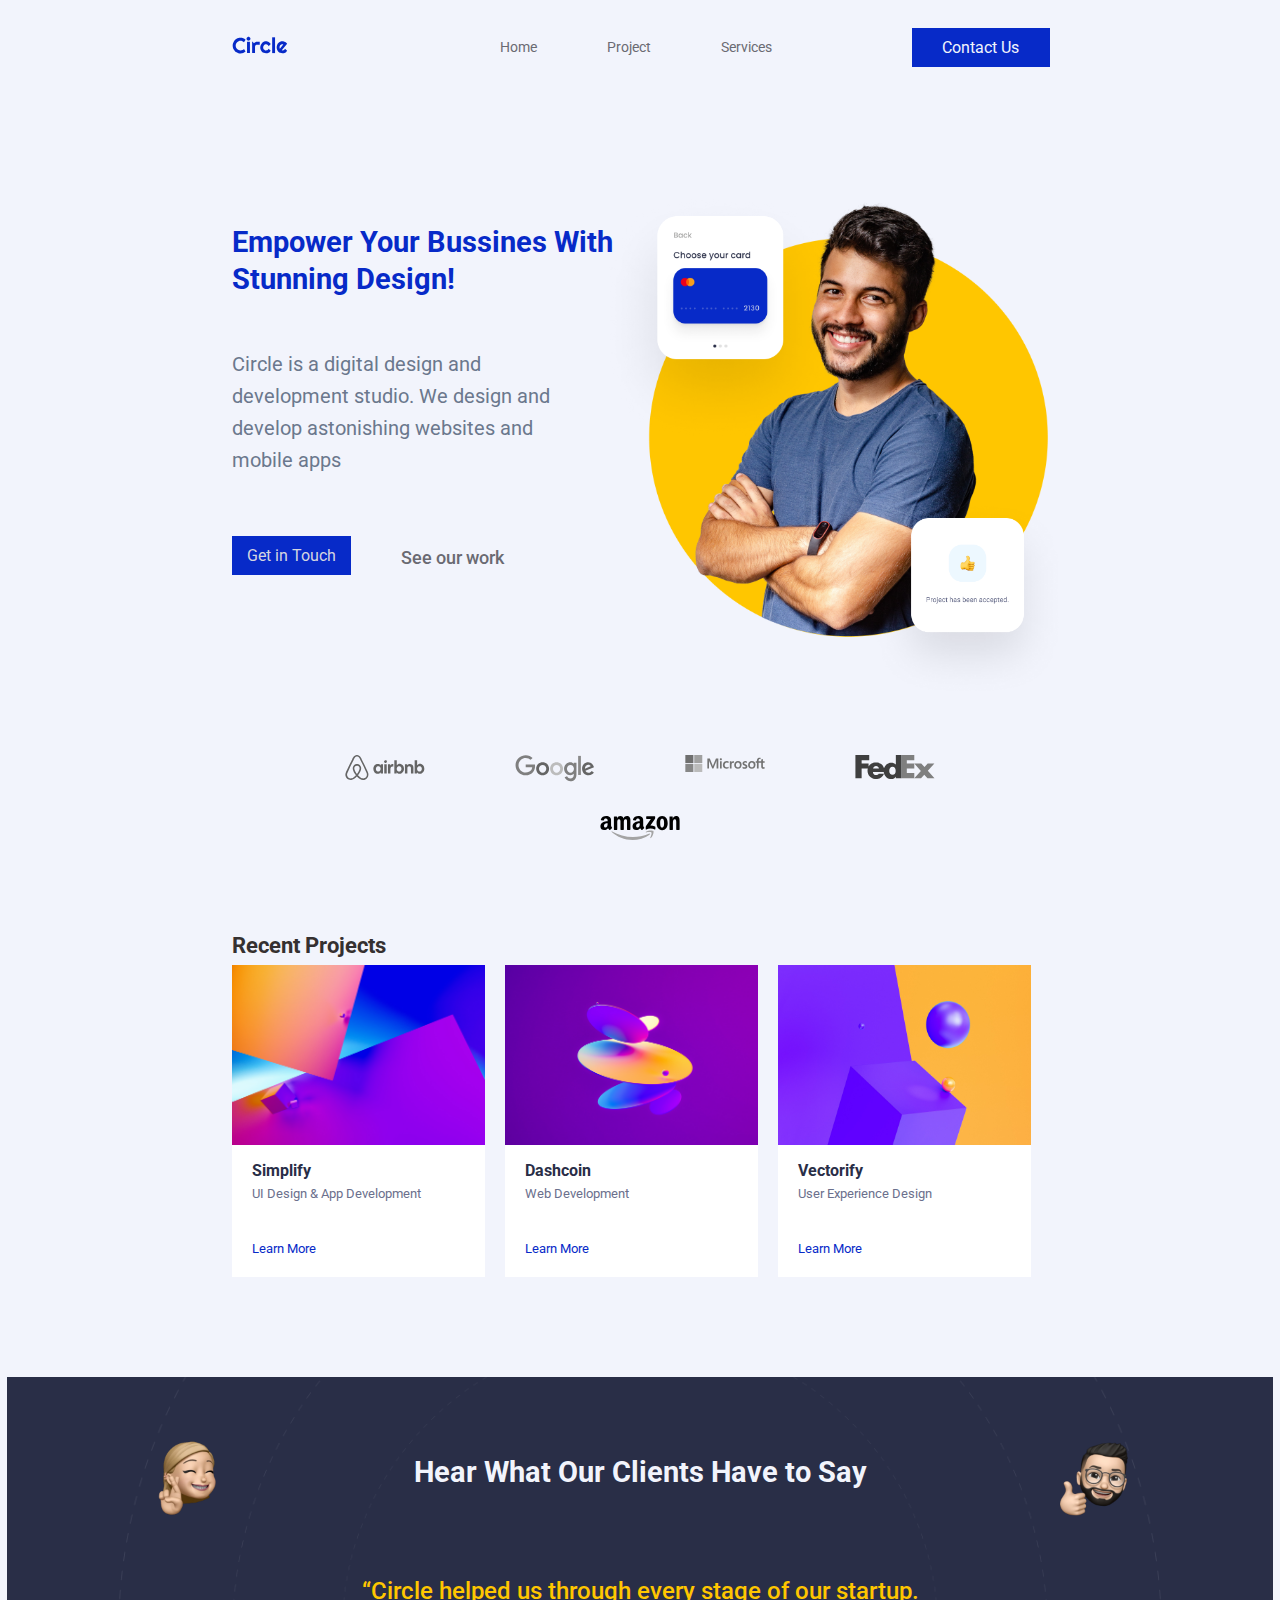
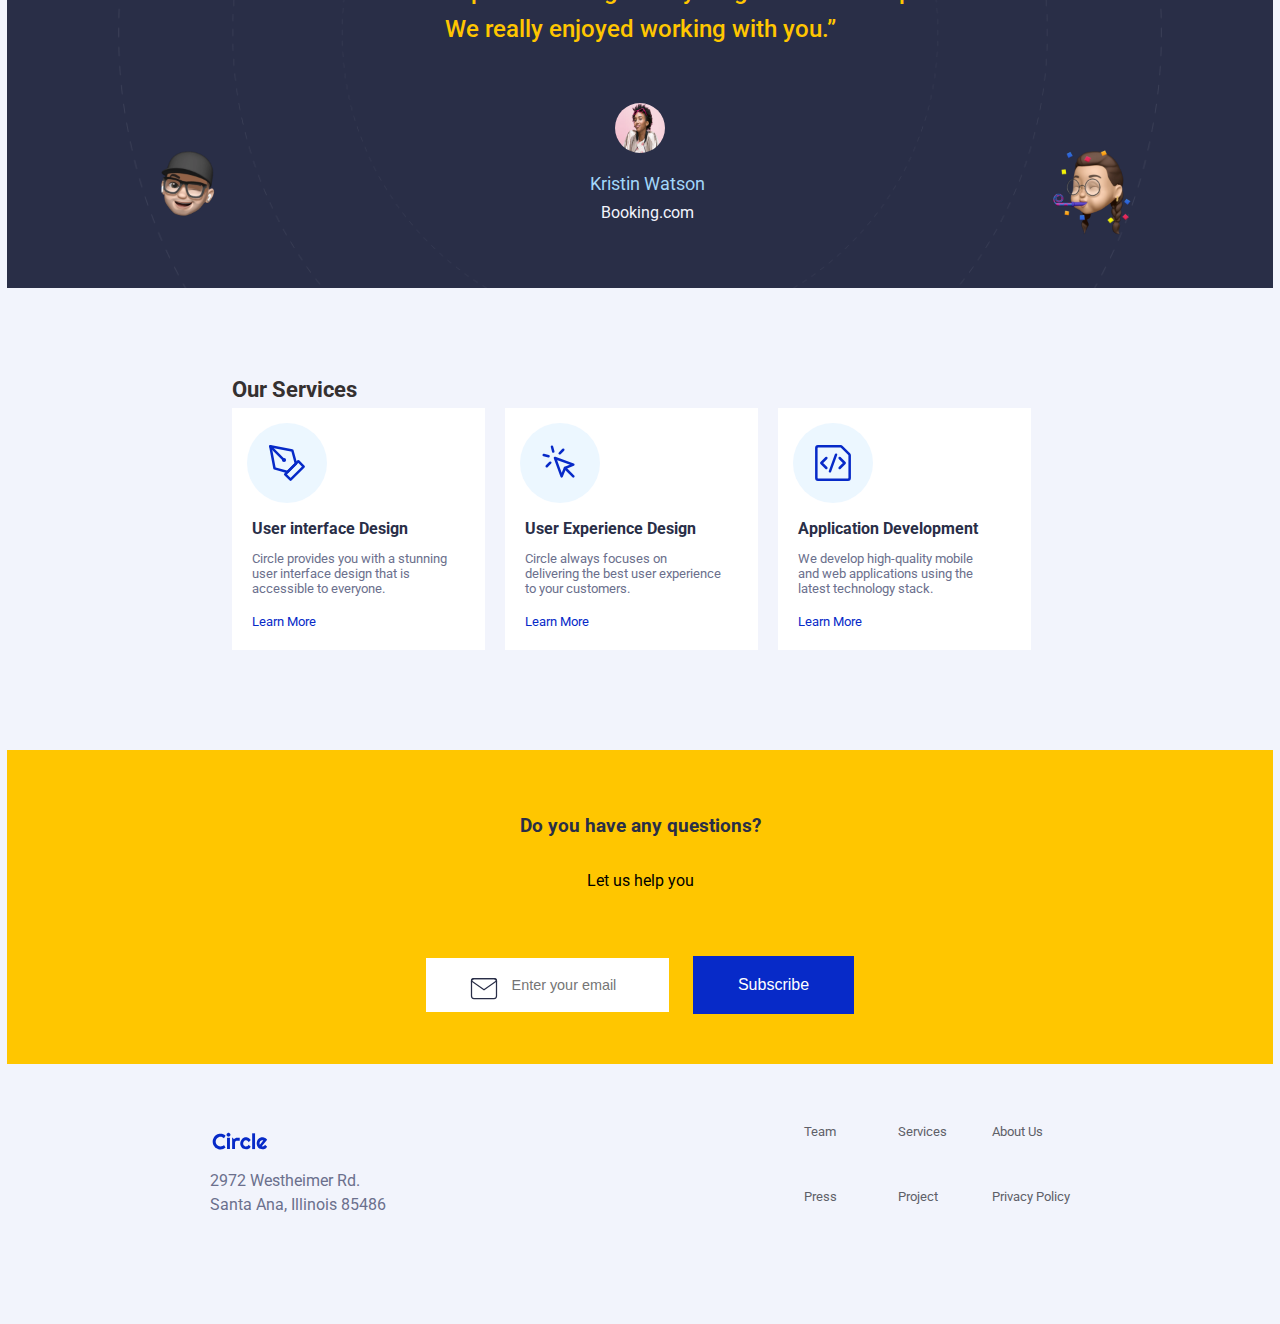
<file: index.html>
<!DOCTYPE html>
<html lang="en">

<head>
  <meta charset="utf-8" />
  <meta http-equiv="X-UA-Compatible" content="IE=edge">
  <meta name="viewport" content="width=device-width, initial-scale=1.0">
  <link rel="stylesheet" href="./css/style.css" />
  <link rel="preconnect" href="https://fonts.googleapis.com">
  <link rel="preconnect" href="https://fonts.gstatic.com" crossorigin>
  <link href="https://fonts.googleapis.com/css2?family=Roboto:wght@500&display=swap" rel="stylesheet">
  <title>Mid Term Project</title>
</head>

<body>

  <!-- NAVBAR -->
  <header>
    <div class="logoCircle">
      <img src="/images/logos/circle.svg" alt="Logo Circle">
    </div>
    <nav id="nav-bar">
      <ul class="navMenu">
        <li class="menu">
          <a href="/">Home</a>
        </li>
        <li class="menu">
          <a href="/project.html">Project</a>
        </li>
        <li class="menu">
          <a href="#ourServices">Services</a>
        </li>
      </ul>
    </nav>
    <a href="/contactUs.html" class="contactUs">Contact Us</a>
  </header>
  <!-- NAVBAR -->
  <!-- MAIN CONTAINER ini-->
  <main>
    <!-- HERO SECTION -->
    <section class="heroSection">
      <div class="heroContainer">
        <div class="heroTitle">
          <h1>Empower Your Bussines With Stunning Design!</h1>
          <div class="heroParagraph">
            <p>
              Circle is a digital design and development
              studio. We design and develop astonishing
              websites and mobile apps
            </p>
          </div>
          <div class="meetUs">
            <a href="/contactUs.html" class="getInTouchButton">Get in Touch</a>
            <a href="/project.html" class="seeOurWorkButton">See our work</a>
          </div>
        </div>
        <div class="heroImagesSection">
          <img src="./images/hero-section/card-1.png" alt="choose your credit image" class="card1" />
          <img src="./images/hero-section/hero-image.png" alt="hero image" class="heroImage" />
          <img src="./images/hero-section/card-2.png" alt="like image" class="card2" />
        </div>
      </div>
    </section>
    <!-- HERO SECTION -->
    <!-- CLIENT SECTION -->
    <section class="clientSection">

      <div class="clientLogo">
        <div class="logosContainer">
          <div>
            <img src="./images/logos/airbnb-logo.svg" alt="airbnb logo" />
          </div>
          <div>
            <img src="./images/logos/google-logo.svg" alt="google logo" />
          </div>
          <div>
            <img src="./images/logos/microsoft-logo.svg" alt="microsoft logo" />
          </div>
          <div>
            <img src="./images/logos/fedex-logo.svg" alt="fedex logo" />
          </div>
          <div>
            <img src="./images/logos/amazon-logo.svg" class="amazon" alt="amazon logo" />
          </div>
        </div>
      </div>
    </section>
    <!-- CLIENT SECTION -->
    <!-- PROJECT SECTION -->

    <section class="projectSection">
      <h2>Recent Projects</h2>
      <div class="articlesContainer">
        <article class="articleDetails">
          <img src="./images/projects-section/1.jpg" alt="" class="styleImg">
          <div class="boxInfo">
            <h3 class="textH3">Simplify</h3>
            <div class="paragrahP">
              <p>UI Design & App Development</p>
            </div>
            <a class="learnMore" href="/project.html">Learn More </a>
          </div>
        </article>
        <article class="articleDetails">
          <img src="./images/projects-section/2.jpg" alt="" class="styleImg">
          <div class="boxInfo">
            <h3 class="textH3">Dashcoin</h3>
            <div class="paragrahP">
              <p>Web Development</p>
            </div>
            <a class="learnMore" href="/project.html">Learn More </a>
          </div>
        </article>
        <article class="articleDetails">
          <img src="./images/projects-section/3.jpg" alt="" class="styleImg">
          <div class="boxInfo">
            <h3 class="textH3">Vectorify</h3>
            <div class="paragrahP">
              <p>User Experience Design</p>
            </div>
            <a class="learnMore" href="/project.html">Learn More </a>
          </div>
        </article>
      </div>
    </section>

    <!-- PROJECT SECTION -->
    <!-- TESTIMONIAL SECTION  -->

    <section class="testimonialSection">
      <article class="testimonialContainer">

        <img src="./images/testimonial-section/memoji-1.png" alt="" class="emoji1">
        <img src="./images/testimonial-section/memoji-2.png" alt="" class="emoji2">
        <img src="./images/testimonial-section/memoji-3.png" alt="" class="emoji3">
        <img src="./images/testimonial-section/memoji-4.png" alt="" class="emoji4">

        <h2 class="opinions">
          Hear What Our Clients Have to Say
        </h2>
        <div class="opinionClient">
          <p>“Circle helped us through every stage of our startup. We really enjoyed working with you.”</p>
        </div>
        <div class="clientId">
          <img src="./images/testimonial-section/profile.png" alt="" class="client">
          <div class="textH4">
            <div class="watson">
              <p>Kristin Watson</p>
            </div>
            <div class="booking">
              <p>Booking.com</p>
            </div>
          </div>
        </div>
      </article>  
         <div id="ourServices"></div> 
      <!-- <a name="Our Services"></a> -->
    </section>

    <!-- TESTIMONIAL SECTION  -->
    <!-- SERVICES SECTION -->

    <section class="projectSection">
      <h2>Our Services</h2>
      <div class="articlesContainer">
        <article class="articleDetails">
          <div class="iconServices1"></div>
          <div class="boxInfo">
            <h3 class="textH3">User interface Design</h3>
            <div class="paragrahk">
              <p>Circle provides you with a stunning user interface design that is accessible to everyone.</p>
            </div>
            <a class="learnMore" href="/contactUs.html">Learn More </a>
          </div>
        </article>
        <article class="articleDetails">
          <div class="iconServices2"></div>
          <div class="boxInfo">
            <h3 class="textH3">User Experience Design</h3>
            <div class="paragrahk">
              <p>Circle always focuses on delivering the best user experience to your customers.</p>
            </div>
            <a class="learnMore" href="/contactUs.html">Learn More </a>
          </div>
        </article>
        <article class="articleDetails">
          <div class="iconServices3"></div>
          <div class="boxInfo">
            <h3 class="textH3">Application Development</h3>
            <div class="paragrahk">
              <p>We develop high-quality mobile and web applications using the latest technology stack.</p>
            </div>
            <a class="learnMore" href="/contactUs.html">Learn More </a>
          </div>
        </article>
      </div>
    </section>
    <!-- SERVICES SECTION end-->
    <!-- CTA SECTION ini-->
    <section class="ctaSection">
      <footer class="preFooterSection">
        <h2 class="anyQuestion">Do you have any questions?</h2>
        <p>Let us help you</p>
        <div class="formContainer">
          <form action="" class="content">
            <div class="enterEmail">
              <span class="envelop">
                <img src="./images/newsletter/icon/mail.svg" alt="" class="envelopIcon">
              </span>
              <input id="email" name="email" type="email" placeholder="Enter your email">
              <input id="submit" type="submit" value="Subscribe">
            </div>
          </form>
        </div>
      </footer>
    </section>
    <!-- CTA SECTION end-->
  </main>
  <!-- MAIN CONTAINER end-->
  <!-- FOOTER SECTION ini-->
  <footer class="footerSection">
    <section class="footerContainer">
      <article class="footerArticle">
        <img src="./images/logos/circle.svg" alt="Logo Circle">
        <address>2972 Westheimer Rd. <br> Santa Ana, Illinois 85486</address>
      </article>
     <article class="footerLinks">
      <a href="/comimngSoon.html">Team</a>
      <a href="/services.html">Services</a>
      <a href="/comimngSoon.html">About Us</a>
      <a href="/comimngSoon.html">Press</a>
      <a href="/project.html">Project</a>
      <a href="/comimngSoon.html">Privacy Policy</a>
    </article>
    </section>
  </footer>
    <!-- FOOTER SECTION end-->

  <!-- <script type="text/javascript" src="./js/index.js"></script> -->
</body>
</html>
</file>
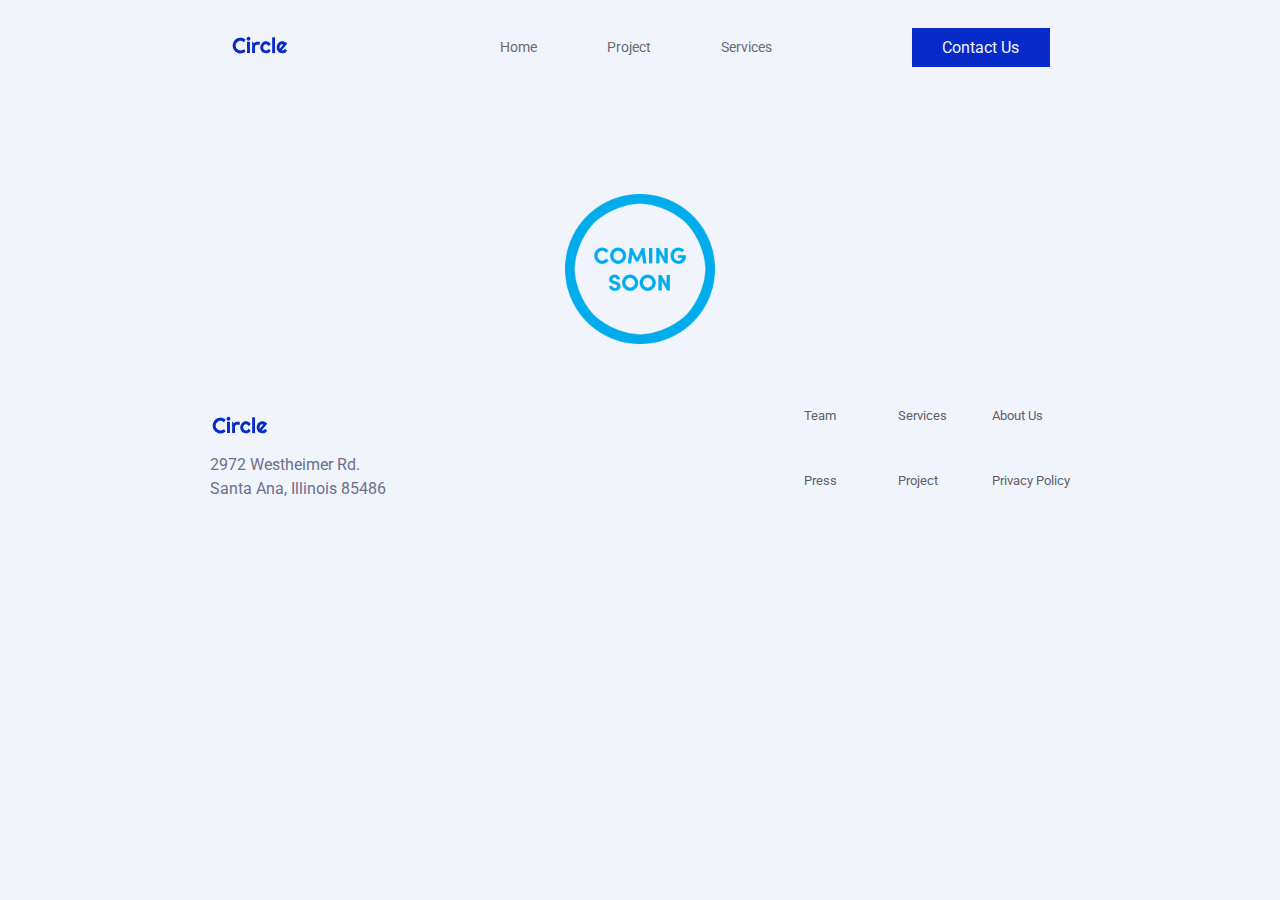
<file: comimngSoon.html>
<!DOCTYPE html>
<html lang="en">

<head>
  <meta charset="utf-8" />
  <meta http-equiv="X-UA-Compatible" content="IE=edge">
  <meta name="viewport" content="width=device-width, initial-scale=1.0">
  <link rel="stylesheet" href="./css/style.css" />
  <link rel="preconnect" href="https://fonts.googleapis.com">
  <link rel="preconnect" href="https://fonts.gstatic.com" crossorigin>
  <link href="https://fonts.googleapis.com/css2?family=Roboto:wght@500&display=swap" rel="stylesheet">
  <title>Mid Term Project</title>
</head>

<!-- NAVBAR -->
<header>
  <div class="logoCircle">
    <img src="/images/logos/circle.svg" alt="Logo Circle">
  </div>
  <nav id="nav-bar">
    <ul class="navMenu">
      <li class="menu">
        <a href="/">Home</a>
      </li>
      <li class="menu">
        <a href="/project.html">Project</a>
      </li>
      <li class="menu">
        <a href="/index.html#ourServices">Services</a>
      </li>
    </ul>
  </nav>
  <a href="/contactUs.html" class="contactUs">Contact Us</a>
</header>
<!-- NAVBAR -->

<main>
<div class="comingSoon">
  <img src="/images/coming-soon/R.png" alt="" class="comingSoonImg">
</div>
</main>

<!-- FOOTER SECTION ini-->
<footer class="footerSection">
  <section class="footerContainer">
    <article class="footerArticle">
      <img src="./images/logos/circle.svg" alt="Logo Circle">
      <address>2972 Westheimer Rd. <br> Santa Ana, Illinois 85486</address>
    </article>
    <article class="footerLinks">
      <a href="#">Team</a>
      <a href="/services.html">Services</a>
      <a href="#">About Us</a>
      <a href="#">Press</a>
      <a href="/project.html">Project</a>
      <a href="#">Privacy Policy</a>
    </article>
  </section>
</footer>
<!-- FOOTER SECTION end-->

</html>
</file>
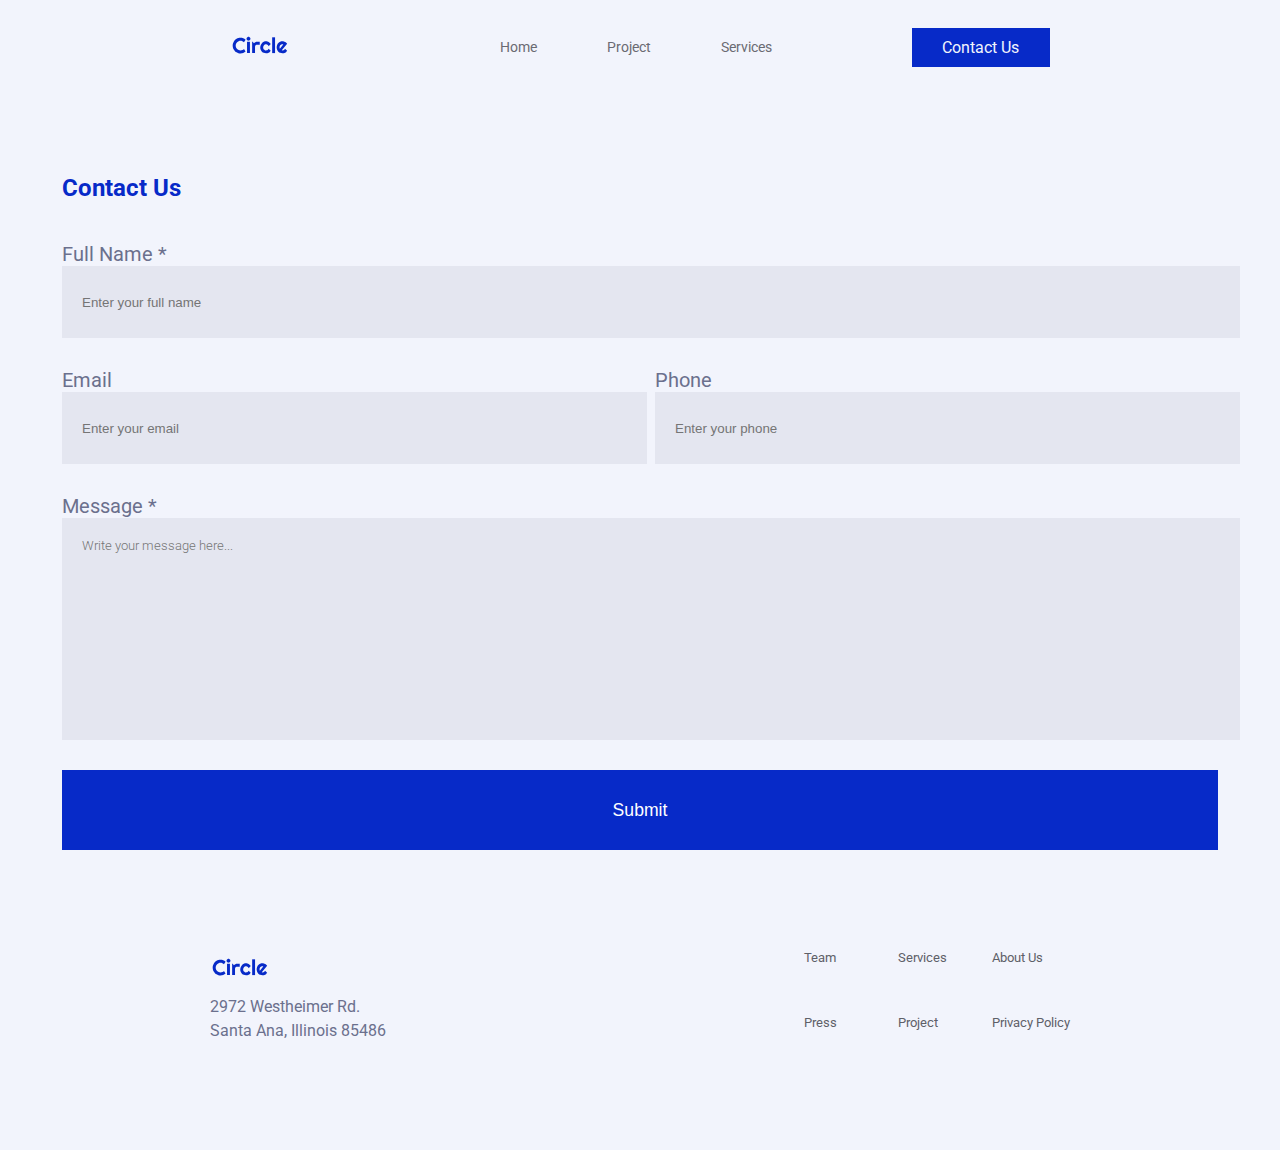
<file: contactUs.html>
<!DOCTYPE html>
<html lang="en">

<head>
  <meta charset="utf-8" />
  <meta http-equiv="X-UA-Compatible" content="IE=edge">
  <meta name="viewport" content="width=device-width, initial-scale=1.0">
  <link rel="stylesheet" href="./css/style.css" />
  <link rel="preconnect" href="https://fonts.googleapis.com">
  <link rel="preconnect" href="https://fonts.gstatic.com" crossorigin>
  <link href="https://fonts.googleapis.com/css2?family=Roboto:wght@500&display=swap" rel="stylesheet">
  <title>Mid Term Project</title>
</head>

<!-- NAVBAR -->
<header>
  <div class="logoCircle">
    <img src="/images/logos/circle.svg" alt="Logo Circle">
  </div>
  <nav id="nav-bar">
    <ul class="navMenu">
      <li class="menu">
        <a href="/">Home</a>
      </li>
      <li class="menu">
        <a href="/project.html">Project</a>
      </li>
      <li class="menu">
        <a href="/index.html#ourServices">Services</a>
      </li>
    </ul>
  </nav>
  <a href="/contactUs.html" class="contactUs">Contact Us</a>
</header>
<!-- NAVBAR -->
<!-- FORM -->

<main>
  <section class="contactUsSection2">
      <h1>Contact Us</h1>
      <div class="contactUsContainer">
          <form
              name="post_info-form"
              class="contactForm"
          >
              <div class="inputWraper name">
                  <label for="name" class="contactTitle"
                      >Full Name *
                  </label>
                  <input
                      type="text"
                      class="contactTextField"
                      maxlength="250"
                      name="name"
                      data-name="Name"
                      placeholder="Enter your full name"
                      required=""
                  />
              </div>
              <div class="inputWraper email">
                  <label for="email" class="contactTitle"
                      >Email</label
                  >
                  <input
                      type="email"
                      class="contactTextField"
                      maxlength="250"
                      name="email"
                      placeholder="Enter your email"
                  />
              </div>
              <div class="inputWrape phone">
                  <label for="phone" class="contactTitle"
                      >Phone</label
                  ><input
                      type="tel"
                      class="contactTextField"
                      maxlength="256"
                      name="phone"
                      data-name="Name 3"
                      placeholder="Enter your phone"
                      id="phone"
                  />
              </div>
              <div class="inputWraper message">
                  <label for="field" class="contactTitle"
                      >Message *</label
                  ><textarea
                      placeholder="Write your message here..."
                      maxlength="1000"
                      name="field"
                      required=""
                      data-name="field"
                      class="contactTextField textAreaField"
                  ></textarea>
              </div>

              <button
                  type="submit"
                  value=""
                  data-wait="Please wait..."
                  class="buttonForm"
                  type="submit"
              >
                  Submit
              </button>
          </form>
      </div>
  </section>
</main>





<!-- FORM -->
<!-- FOOTER SECTION ini-->
<footer class="footerSection">
  <section class="footerContainer">
    <article class="footerArticle">
      <img src="./images/logos/circle.svg" alt="Logo Circle">
      <address>2972 Westheimer Rd. <br> Santa Ana, Illinois 85486</address>
    </article>
    <article class="footerLinks">
      <a href="/comimngSoon.html">Team</a>
      <a href="/services.html">Services</a>
      <a href="/comimngSoon.html">About Us</a>
      <a href="/comimngSoon.html">Press</a>
      <a href="/project.html">Project</a>
      <a href="/comimngSoon.html">Privacy Policy</a>
    </article>
  </section>
</footer>
<!-- FOOTER SECTION end-->

</html>
</file>
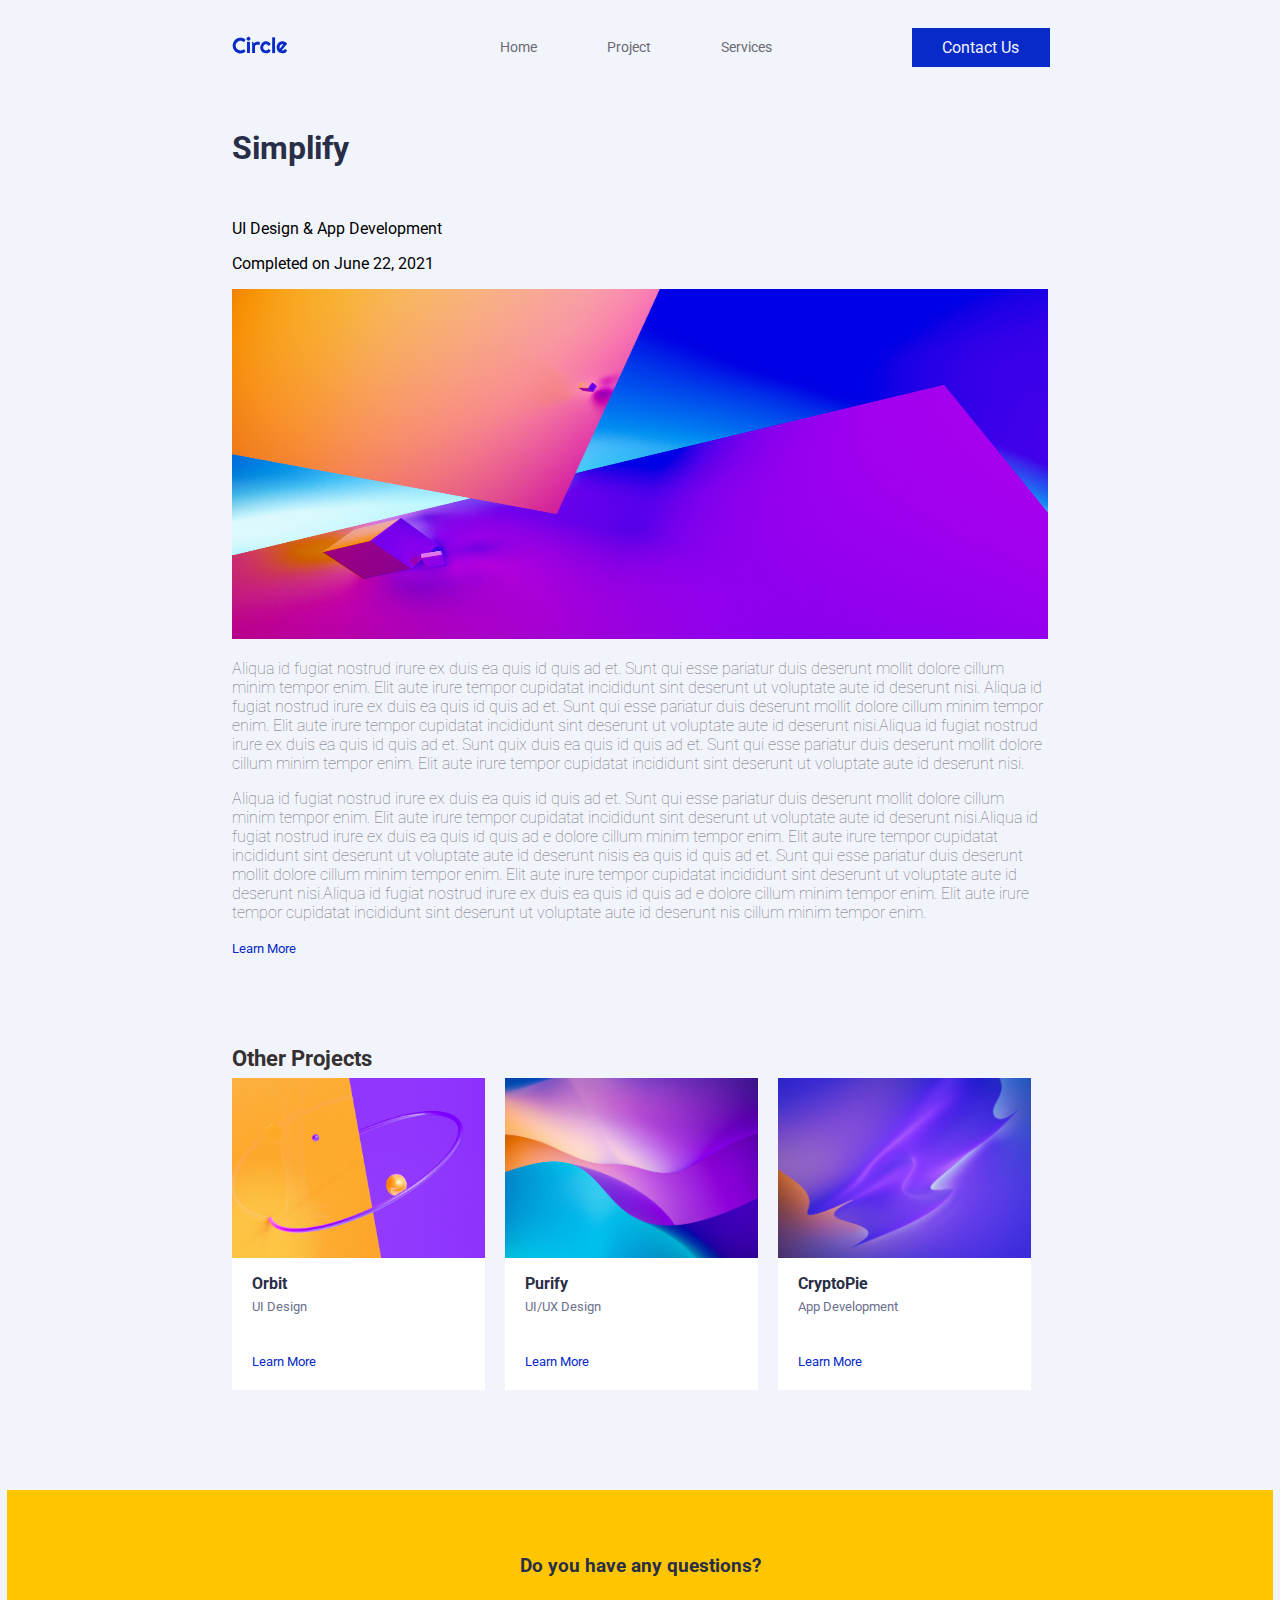
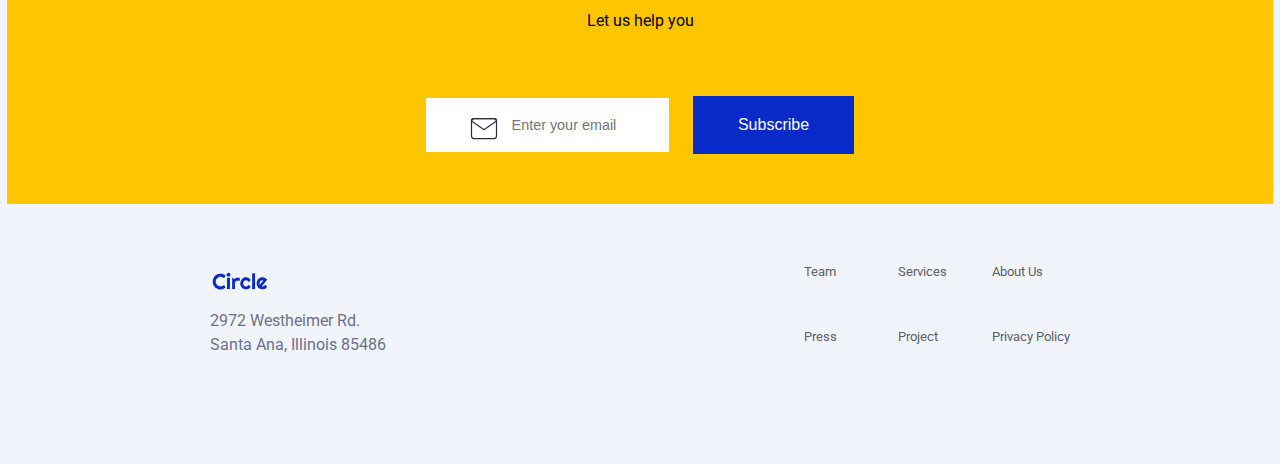
<file: project.html>
<!DOCTYPE html>
<html lang="en">

<head>
  <meta charset="utf-8" />
  <meta http-equiv="X-UA-Compatible" content="IE=edge">
  <meta name="viewport" content="width=device-width, initial-scale=1.0">
  <link rel="stylesheet" href="./css/style.css" />
  <link rel="preconnect" href="https://fonts.googleapis.com">
  <link rel="preconnect" href="https://fonts.gstatic.com" crossorigin>
  <link href="https://fonts.googleapis.com/css2?family=Roboto:wght@500&display=swap" rel="stylesheet">
  <title>Mid Term Project</title>
</head>

<body>
  <!-- NAVBAR -->
  <header>
    <div class="logoCircle">
      <img src="/images/logos/circle.svg" alt="Logo Circle">
    </div>
    <nav id="nav-bar">
      <ul class="navMenu">
        <li class="menu">
          <a href="/">Home</a>
        </li>
        <li class="menu">
          <a href="/project.html">Project</a>
        </li>
        <li class="menu">
          <a href="/index.html#ourServices">Services</a>
        </li>
      </ul>
    </nav>
    <a href="/contactUs.html" class="contactUs">Contact Us</a>
  </header>
  <!-- NAVBAR -->
  <main>
    <!-- PROJECT SECTION -->
    <section class="projectSectionHeader">
      <article class="articleDetailsProjects">
        <h1>Simplify</h1>
        <div>
          <p>UI Design & App Development</p>
          <p>Completed on June 22, 2021</p>
        </div>
        <div class="articlesContainerHeader">
          <div>
            <img src="./images/projects-section/1.jpg" alt="" class="styleImgHeader">
            <div class="boxInfoProjects">
              <div class="paragrahpX">
                <p>Aliqua id fugiat nostrud irure ex duis ea quis id quis ad et. Sunt qui esse pariatur duis deserunt
                  mollit dolore cillum minim tempor enim. Elit aute irure tempor cupidatat incididunt sint deserunt ut
                  voluptate aute id deserunt nisi. Aliqua id fugiat nostrud irure ex duis ea quis id quis ad et. Sunt
                  qui esse pariatur duis deserunt mollit dolore cillum minim tempor enim. Elit aute irure tempor
                  cupidatat incididunt sint deserunt ut voluptate aute id deserunt nisi.Aliqua id fugiat nostrud irure
                  ex duis ea quis id quis ad et. Sunt quix duis ea quis id quis ad et. Sunt qui esse pariatur duis
                  deserunt mollit dolore cillum minim tempor enim. Elit aute irure tempor cupidatat incididunt sint
                  deserunt ut voluptate aute id deserunt nisi.</p>
                <p>Aliqua id fugiat nostrud irure ex duis ea quis id quis ad et. Sunt qui esse pariatur duis deserunt
                  mollit dolore cillum minim tempor enim. Elit aute irure tempor cupidatat incididunt sint deserunt ut
                  voluptate aute id deserunt nisi.Aliqua id fugiat nostrud irure ex duis ea quis id quis ad e dolore
                  cillum minim tempor enim. Elit aute irure tempor cupidatat incididunt sint deserunt ut voluptate aute
                  id deserunt nisis ea quis id quis ad et. Sunt qui esse pariatur duis deserunt mollit dolore cillum
                  minim tempor enim. Elit aute irure tempor cupidatat incididunt sint deserunt ut voluptate aute id
                  deserunt nisi.Aliqua id fugiat nostrud irure ex duis ea quis id quis ad e dolore cillum minim tempor
                  enim. Elit aute irure tempor cupidatat incididunt sint deserunt ut voluptate aute id deserunt nis
                  cillum minim tempor enim.
              </div>
              <a class="learnMore" href="project.html">Learn More </a>
            </div>
      </article>
      </div>
    </section>

    <!-- PROJECT SECTION -->
    <!-- OTHER PROJECTS SECTION -->

    <section class="projectSection">
      <h2>Other Projects</h2>
      <div class="articlesContainer">
        <article class="articleDetails">
          <img src="./images/projects-section/4.jpg" alt="" class="styleImg">
          <div class="boxInfo">
            <h3 class="textH3">Orbit</h3>
            <div class="paragrahP">
              <p>UI Design</p>
            </div>
            <a class="learnMore" href="/contactUs.html">Learn More </a>
          </div>
        </article>
        <article class="articleDetails">
          <img src="./images/projects-section/5.jpg" alt="" class="styleImg">
          <div class="boxInfo">
            <h3 class="textH3">Purify</h3>
            <div class="paragrahP">
              <p>UI/UX Design</p>
            </div>
            <a class="learnMore" href="/contactUs.html">Learn More </a>
          </div>
        </article>
        <article class="articleDetails">
          <img src="./images/projects-section/6.jpg" alt="" class="styleImg">
          <div class="boxInfo">
            <h3 class="textH3">CryptoPie</h3>
            <div class="paragrahP">
              <p>App Development</p>
            </div>
            <a class="learnMore" href="/contactUs.html">Learn More </a>
          </div>
        </article>
      </div>
    </section>

    <!-- OTHER PROJECTS SECTION -->
    <!-- CTA SECTION ini-->
    <section class="ctaSection">
      <footer class="preFooterSection">
        <h2 class="anyQuestion">Do you have any questions?</h2>
        <p>Let us help you</p>
        <div class="formContainer">
          <form action="" class="content">
            <div class="enterEmail">
              <span class="envelop">
                <img src="./images/newsletter/icon/mail.svg" alt="" class="envelopIcon">
              </span>
              <input id="email" name="email" type="email" placeholder="Enter your email">
              <input id="submit" type="submit" value="Subscribe">
            </div>
          </form>
        </div>
      </footer>
    </section>
    <!-- CTA SECTION end-->
  </main>
  <!-- MAIN CONTAINER end-->
  <!-- FOOTER SECTION ini-->
  <footer class="footerSection">
    <section class="footerContainer">
      <article class="footerArticle">
        <img src="./images/logos/circle.svg" alt="Logo Circle">
        <address>2972 Westheimer Rd. <br> Santa Ana, Illinois 85486</address>
      </article>
      <article class="footerLinks">
        <a href="/comimngSoon.html">Team</a>
        <a href="/services.html">Services</a>
        <a href="/comimngSoon.html">About Us</a>
        <a href="/comimngSoon.html">Press</a>
        <a href="/project.html">Project</a>
        <a href="/comimngSoon.html">Privacy Policy</a>
      </article>
    </section>
  </footer>
  <!-- FOOTER SECTION end-->





  <script type="text/javascript" src="./js/index.js"></script>
</body>

</html>
</file>
<file: css/style.css>
/* ------- mobile ------- */
/* BODY */
body {
  margin: 0;
  padding: 0;
  font-family: "Roboto", sans-serif;
  background-color: #F2F4FC;
}

h1,
h2,
h3 {
  color: #072ac8;
}

/* HEADER     -- mobile --*/
header {
  display: flex;
  align-items: center;
  justify-content: space-between;
  padding: 20px 30px;
}

/* MAIN    -- mobile -- */

main {
  margin: 10px;
}


/* NAVBAR    -- mobile -- */
.logoCircle img {
  width: 60px;
  height: 18px;
  cursor: pointer;
}

.navMenu {
  display: flex;
  font-size: 14px;
  justify-content: right;
}

.navMenu li {
  list-style: none;
  display: inline-block;
  padding: 5px;
}

a {
  text-decoration: none;
  color: #6a6a72;

}

#nav-bar ul li a:hover {
  color: blue;
}

.contactUs {
  display: none;
}

.comingSoonImg {
  margin-top: 100px;
  width: 150px;
  height: auto;
}

.comingSoon {
  margin: auto;
  text-align: center;
}

/*    HERO SECTION  -- mobile --  */
.heroSection {
  padding: 0 30px;
}

.heroContainer {
  justify-content: center;
  align-items: center;
  display: flex;
  flex-direction: column;
}

.heroTitle {
  justify-content: center;
  align-items: center;
  display: flex;
  flex-direction: column;
  text-align: center;
}

.heroTitle h1 {
  text-align: center;
  line-height: 130%;
  margin: 20px 0 30px 0;
  font-weight: bold;
  font-size: 1.8em;
}

.heroParagraph {
  font-weight: 400;
  font-size: 1em;
  line-height: 160%;
  color: #6b788d;
  margin-bottom: 40px;
}

.meetUs {
  display: flex;
  flex-direction: column;
  justify-content: center;
  align-items: center;
}

.getInTouchButton {
  text-decoration: none;
  cursor: pointer;
  font-size: 1em;
  color: #d5d5e0;
  background-color: #072ac8;
  margin-bottom: 20px;
  padding: 15px 30px;
}

.seeOurWorkButton {
  font-size: 18px;
  font-weight: 500;
  color: #6a6a72;
  text-decoration: none;
}

.seeOurWorkButton:hover {
  color: #2d2d30;
}

.heroImage {
  width: 80vw;
  margin-top: 40px;
}

.card1 {
  display: none;
}

.card2 {
  display: none;
}

/*    CLIENT SECTION  -- mobile --  */
.clientSection {
  /* listo */
  margin-top: 50px;
}

.clientLogo {
  /* listo */
  filter: grayscale(1);
}

.logosContainer {
  /* listo */
  display: flex;
  flex-wrap: wrap;
  justify-content: center;
}

.logosContainer img {
  /* listo */
  width: 90px;
  height: auto;
  margin: 5px;
}

/* CLIENT SECTION      -- mobile --*/
/*      PROJECT SECTION    -- mobile --    */

.articleDetailsProjects{
  justify-content: flex-start;
  display: flex;
  flex-direction: column;
}

.articleDetailsProjects h1 {
  color: #292E47;
  font-size: 1.5em;

  line-height: 68px;
  margin-top: 20px;
}

.paragrahpX {
  color: #6a6a72;
  font-weight: 10;
}

.boxInfoProjects {
  margin-left: 0%;
}

.projectSectionHeader {
width: 100%;
}

.styleImgHeader {
  width: 100%;
  height: 150px;
}

/*--------*/
.projectSection {
  margin-top: 70px;
}



.projectSection h2 {
  color: #353030;
  text-align: left;
  font-size: 1.4em;
  line-height: 2px;
}

.articlesContainer {
  display: grid;
  grid-auto-flow: row;
  grid-template-columns: auto;
  grid-column-gap: 40px;
  grid-row-gap: 16px;
  text-align: left;
}

.articleDetails {
  width: auto;
  background-color: #ffffff;
}

.styleImg { /* listo */
  line-height: normal;
  width: 100%;
  vertical-align: middle;
  display: inline-block;
}

.boxInfo { /* listo */
  color: #6b708d;
  margin-left: 20px;
  margin-bottom: 20px;
}

.textH3 { /* listo */
  color: #292E47;
  font-size: 1em;
  margin-bottom: 10px;
}

.paragrahP { 
  font-size: small;
  line-height: 2px;
  height: 45px;
}

.learnMore {
  text-decoration: none;
  color: #072AC8;
}

/* PROJECT SECTION     -- mobile -- */
/* TESTIMONIAL SECTION     -- mobile -- */

.testimonialSection {
  margin-top: 100px;
  position: relative;
}

.emoji1 {
  width: 60px;
  height: auto;
  display: block;
  position: absolute;
  left: 0%;
  top: 0%;
 }

 .emoji2 {
  width: 60px;
  height: auto;
  display: block;
  position: absolute;
  left: 0%;
  bottom: 0%;
 }

 .emoji3 {
  width: 60px;
  height: auto;
  display: block;
  position: absolute;
  right: 0%;
  top: 0%;
 }

 .emoji4 {
  width: 60px;
  height: auto;
  display: block;
  position: absolute;
  right: 0%;
  bottom: 0%;
 }

.client {
  width: 50px;
  height: 50px;
  border-radius: 50%;
}

.testimonialSection {
  margin-bottom: 100px;
}

.testimonialContainer {
  padding: 50px 30px;
  background-color: #292E47;
  background-image: url("../images/testimonial-section/orbit.png");
  background-position: center;
  background-size: cover;
  display: flex;
  text-align: center;
  align-items: center;
  justify-content: center;
  flex-direction: column;
}

.opinions {
  color: #f2f4fc;
  font-size: 1.8em;
  line-height: 1.5em;
}

.opinionClient {
  max-width: 560px;
  color: #FFC600;
  margin-right: auto;
  margin-left: auto;
  text-align: center;
  font-weight: 500;
  margin-top: 30px;
  font-size: 24px;
  line-height: 160%;
}

.clientId {
  display: table-row;
  align-items: center;
  margin-top: 30px;
}

.textH4 {
  margin-left: 15px;
  text-align: start;
  display: flex;
  flex-direction: column;
}

.watson {
  height: 30px;
  color: #a2d6f9;
  font-size: 1.1em;
}

.booking {
  text-align: center;
  color: #f2f4fc;
}

/* TESTIMONIAL SECTION end    -- mobile -- */
/* SERVICES SECTION   ini  -- mobile -- */

.iconServices1 {
  background-image: url(../images/services-section/icons/1.svg);
  background-position: 50% 50%;
  background-size: auto;
  background-repeat: no-repeat;
  width: 80px;
  height: 80px;
  border-radius: 50px;
  background-color: #ecf7ff;
  margin-top: 15px;
  margin-left: 15px;
  padding-bottom: 0px;
}

.iconServices2 {
  background-image: url(../images/services-section/icons/2.svg);
  background-position: 50% 50%;
  background-size: auto;
  background-repeat: no-repeat;
  width: 80px;
  height: 80px;
  border-radius: 50px;
  background-color: #ecf7ff;
  margin-top: 15px;
  margin-left: 15px;
  padding-bottom: 0px;
}

.iconServices3 {
  background-image: url(../images/services-section/icons/3.svg);
  background-position: 50% 50%;
  background-size: auto;
  background-repeat: no-repeat;
  width: 80px;
  height: 80px;
  border-radius: 50px;
  background-color: #ecf7ff;
  margin-top: 15px;
  margin-left: 15px;
  padding-bottom: 0px;
}

.paragrahk {
  font-size: small;
  height: 45px; 
}
/* SERVICES SECTION    end -- mobile -- */
/* CTA SECTION    ini -- mobile -- */

.ctaSection {
  margin-left: -25px;
  margin-right: -25px;
  margin-top: 100px;
}

 .preFooterSection {
  background-color: #FFC600;
  display: flex;
  flex-direction: column;
  text-align: center;
  justify-content: center;
  align-items: center;
  padding: 50px 30px;
 }

 .anyQuestion {
  color: #292E47;
  margin-bottom: 20px;
  font-size: 1.5em;
  line-height: 1em;
}

.footerSection p {
  color: #3c3f52;
  font-size: 1.2em;
  line-height: 20px;
}

.formContainer {
  display: flex;
  justify-content: center;
  margin-top: 50px;
}

.content {
  display: flex;
  flex-direction: column;
  align-content: center;
  justify-content: center;
}

.enterEmail {
  position: relative;
}

.envelopIcon {
  width: 30px;
  height: 30px;
  position: absolute;
  left: 20%;
  top: 10%;
  right: auto;
  bottom: auto;
}

#email {
  line-height: 1.5em;
  height: 30px;
  padding: 12px 12px 12px 45px;
  text-align: center;
  font-size: 0.9em;
  border: none;
}

#submit {
  margin-top: 20px;
  color: #ffffff;
  background-color: #072AC8;
  padding: 20px 45px;
  font-weight: 500;
  border: none;
  font-size: 1em;
}

#submit:hover {
  background-color: #455497;
}
/* CTA SECTION    end -- mobile -- */
/* FOOTER SECTION    ini -- mobile -- */
.footerSection {
  margin-top: 60px;
  padding: 0 30 100 30;
}

.footerContainer {
  display: flex;
  flex-direction: column;
  justify-content: center;
  align-items: center;
  text-align: center;
}

.footerArticle img{
  margin-bottom: 15px;
  width: 60px;
  height: 18px;
  cursor: pointer;
}

.footerArticle address {
  color: #6b708d;
  font-size: 1em;
  line-height: 24px;
  font-style: normal;
}

.footerLinks {
  font-size: small;
  display: grid;
  grid-auto-columns: 1fr;
  grid-column-gap: 16px;
  grid-row-gap: 16px;
  grid-template-columns: 1fr 1fr 1fr;
  grid-template-rows: auto;
  margin-top: 30px;  
  margin-bottom: 20px;
}

.footerLinks a {
  text-decoration: none;
  color: #5e6068;
}

.footerLinks a:hover {
  text-decoration: none;
  color: #292E47;
}

/* FOOTER SECTION    end -- mobile -- */
/* -----------------------------*/
/* -----------------------------*/
/* FORM HTML SECTION    ini -- mobile -- */

.contactUsContainer {
  width: 100%;
}


.contactUsSection2 {
  padding: 0 30px;
  margin: 80px 0 100px;
}

.contactUsSection2  h1 {
  font-size: 1.5em;
  margin: 50px 0 40px;
}

.contactForm h1{
  font-size: 2.5em;
  margin: 50px 0 40px;
}

.contactForm {
  display: grid;
  max-width: 100%;
  gap: 30px;
  grid-template-columns: 1fr;
  grid-template-areas:
      "name  "
      "email "
      "phone"
      "message "
      "btn ";
}

.name {
  grid-area: name;
}
.email {
  grid-area: email;
}
.phone {
  grid-area: phone;
}
.message {
  grid-area: message;
}

.inputWraper {
  display: flex;
  flex-direction: column;
}

.contactTitle {
  color: #6b708d;
  font-size: 1.25em;
  font-weight: 400;
}

.contactTextField {
  width: 100%;
  height: 70px;
  padding-left: 20px;
  border: none;
  background-color: rgba(107, 112, 141, 0.1);
}

.contactTextField:focus {
  outline: none;
  border: 1px solid #f2f4fc;
  box-shadow: 0 0 5px #6b708d;
}

.textAreaField {
  height: 200px;
  resize: none;
  padding-top: 20px;
}

.textAreaField::placeholder {
  font-family: "Roboto", sans-serif;
  font-weight: 300;
  /* padding-top: 30px; */
  /* text-indent: 20px; */
}

.buttonForm {
  background-color: #072ac8;
  height: 80px;
  padding: 15px 30px;
  font-size: 1.1em;
  color: #ffffff;
  cursor: pointer;
  border: 0;
  grid-area: btn;
}








/* FORM HTML SECTION    end -- mobile -- */
/* -----------------------------*/
/* -----------------------------*/
/*---------------------*/
/* --- media query --- */
/*---------------------*/
/*    SCREEN   @ */
@media (min-width: 1024px) {

  /*    HEADER   @ */
  header {
    /*    listo   @ */
    margin: 0 200px;
  }

  /*    NAVBAR   @ */
  #nav-bar {
    /*    listo   @ */
    position: static;
    display: flex;
    justify-content: space-evenly;
    align-items: center;
    background-color: #f2f4fc;
    top: 0;
    width: 100%;
    margin: auto;
    margin-left: 30px;
    transition: 0s;
    height: auto;
  }

  .navMenu {
    /*    listo   @ */
    display: flex;
    gap: 60px;
  }

  .menu {
    /*    listo   @ */
    margin: auto;

  }

  .contactUs {
    /*    listo   @ */
    display: block;
    transition: 0.5s;
    background-color: #072ac8;
    color: #f2f4fc;
    font-size: 1em;
    padding: 10px 15px;
    text-decoration: none;
    cursor: pointer;
    font-family: "Roboto", sans-serif;
    text-align: center;
    width: 150px;
  }


  /*    MAIN   @ */
  main {
    /*    listo   @ */
    width: 95vw;
    margin: auto;
  }

  /*    HERO SECTION  @  */
  .heroSection {
    /*    listo   @ */
    padding: 60px 200px 0 200px;
  }

  .heroContainer {
    /*    listo   @ */
    align-items: center;
    flex-direction: row;
    display: flex;
    justify-content: space-between;
  }

  .heroTitle h1 {
    /*    listo   @ */
    text-align: left;
  }

  .heroTitle {
    /*    listo   @ */
    display: flex;
    justify-content: left;
    flex-direction: column;
    align-items: left;
    text-align: left;
  }

  .heroParagraph {
    /*    listo   @ */
    width: auto;
    font-size: 1.25em;
    text-align: left;
    padding-right: 50px;
  }

  .meetUs {
    /*    listo   @ */
    flex-direction: row;
    justify-content: left;
    align-items: left;
    align-self: flex-start;
  }

  .heroImage {
    /*    listo   @ */
    width: 400px;
  }

  .card1 {
    /*    listo   @ */
    top: 185px;
    display: block;
    width: 250px;
    height: auto;
    position: absolute;
    right: 435px;
  }

  .card2 {  /*    listo   @ */
    top: 495px;
    display: block;
    width: 205px;
    height: auto;
    position: absolute;
    bottom: -100px;
    right: 210px;
  }

  .getInTouchButton {  /*    listo   @ */
    margin-right: 50px;
    display: block;
    transition: 0.5s;
    font-size: 1em;
    padding: 10px 15px;
  }

  .seeOurWorkButton { /*    listo   @ */
    margin-bottom: 16px;
  }

  .clientSection { /*    listo   @ */
    padding: 60px 200px 0 200px;
  }

  .logosContainer img { /*    listo   @ */
    width: 80px;
    height: auto;
    margin: 0 30px 0 30px;

  }

  .logosContainer {  /* @ */
    gap: 30px;
  }
  /*      HERO SECTION    @ end */
  /*      PROJECT SECTION    @ ini */

  .articlesContainer {
    display: grid;
    grid-auto-flow: row;  
    gap: 20px;
    grid-template-columns: 31% 31% 31%;
  }

  .projectSection {
    margin-top: 100px;
    padding: 0px 200px 0 200px;
  }
  
  .styleImg {
    width: 100%;
    height: 180px;
  }

  .paragrahP {
    line-height: 1px;
  }

  .styleImg {
    line-height: 1px;
  }

  .learnMore{
    font-size: small;
    line-height: 1px;
  }

/****** ******/

.articleDetailsProjects {
  margin: 0 200px;
}

.styleImgHeader {
  align-self: center;
  width: 100%;
  height: auto;
}

.styleImgHeader {
  width: 100%;
  height: 350px;
}

.articleDetailsProjects h1{
  font-size: 2em;
}



  /*      PROJECT SECTION    @ end */
  /*      SERVICES SECTION    @ ini */

.paragrahk {
  width: 85%;
  font-size: small;
  height: 60px; 
}


  /*      SERVICES SECTION    @ end */
  /*      TESTIMONIAL SECTION    @ ini */

.testimonialSection {
  margin-left: -25px;
  margin-right: -25px;
  margin-top: 100px;
  position: relative;
}

 .emoji1 {
  width: 100px;
  height: 100px;
  display: block;
  position: absolute;
  left: 10%;
  top: 10%;
 }

 .emoji2 {
  width: 100px;
  height: 100px;
  display: block;
  position: absolute;
  left: 10%;
  bottom: 10%;
 }

 .emoji3 {
  width: 100px;
  height: 100px;
  display: block;
  position: absolute;
  right: 10%;
  top: 10%;
 }

 .emoji4 {
  width: 100px;
  height: 100px;
  display: block;
  position: absolute;
  right: 10%;
  bottom: 10%;
 }

  
  /*      TESTIMONIAL    @ end */

    /*     CTA    @ ini */

 .anyQuestion {
  font-size: 1.2em;
 }

 .content {
  display: flex;
  flex-direction: row;
 }

#submit {
  margin-top: 0;
  margin-left: 20px;
}

.envelopIcon {
  width: 30px;
  height: 35px;
  position: absolute;
  top: 25%;
  left: 10%;
  right: auto;
  bottom: auto; 
}

   /*      CTA    @ end */
  /*   FOOTER SECTION ini   */
.footerSection {
  margin-top: 60px;
  padding: 0 200px 100px 200px;
}
 .footerContainer {
  flex-direction: row;
  justify-content: space-between;
  text-align: left;
  padding: 0 10px;
 }
 
 .footerArticle {
  width: 40%;
 }

 .footerLinks {
  margin-top: 0px;
  align-self: flex-end;
  row-gap: 50px;
 }

    /*   FOOTER SECTION end   */
    /*   FORM HTML ini   */



    .contactUsSection {
      margin: 100px 0 150px;
  }
  
  .contactUsSection h1 {
      margin-bottom: 120px;
      font-size: 3.75em;
  }
  
  .contactForm {
      grid-template-columns: 1fr 1fr;
      grid-template-areas:
          "name  name"
          "email phone"
          "message  message"
          "btn btn";
  }




} 
    /*   FORM HTML end   */


}
</file>
